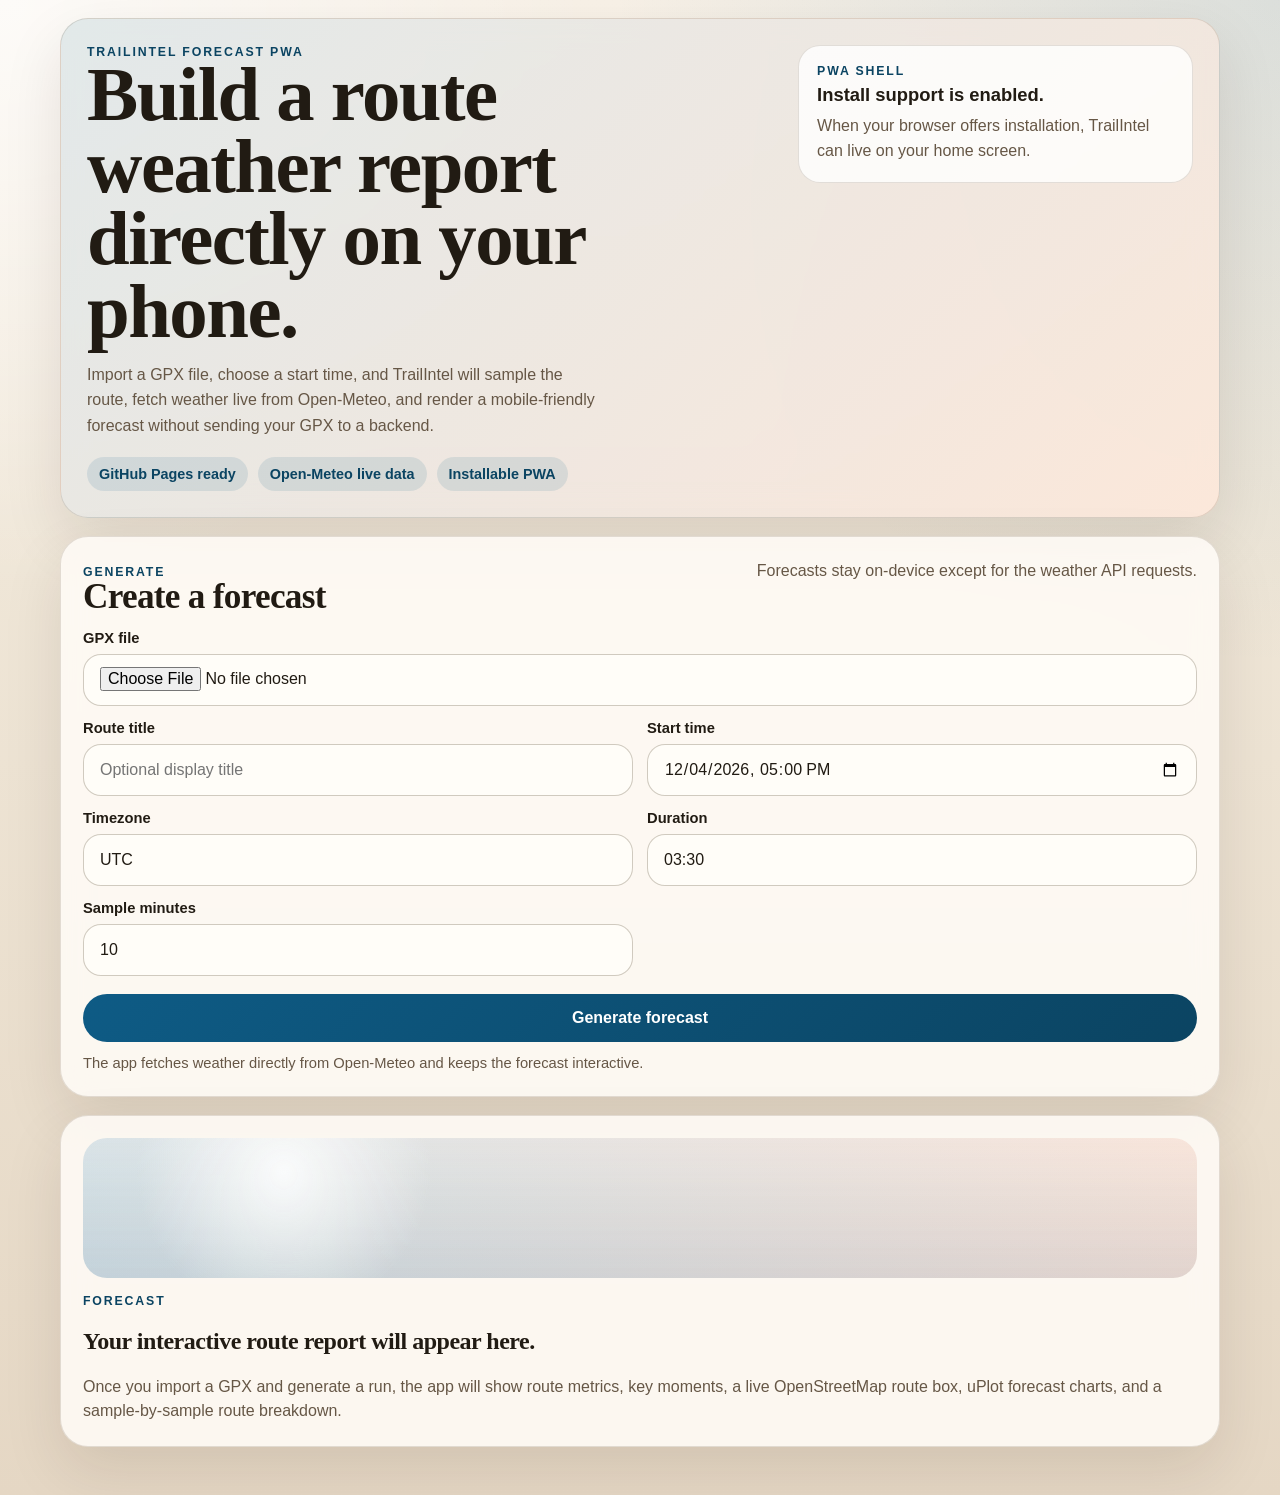
<file: forecast/index.html>
<!DOCTYPE html>
<html lang="en">
  <head>
    <meta charset="UTF-8" />
    <meta name="viewport" content="width=device-width, initial-scale=1.0" />
    <meta
      name="description"
      content="Generate a mobile-friendly trail route weather forecast directly on your phone."
    />
    <meta name="theme-color" content="#0e5b85" />
    <link rel="icon" type="image/svg+xml" href="./icons/trailintel-forecast.svg" />
    <link rel="manifest" href="./manifest.webmanifest" />
    <title>TrailIntel Forecast</title>
    <script type="module" crossorigin src="./assets/index-ChPZRskE.js"></script>
    <link rel="stylesheet" crossorigin href="./assets/index-H3Ku1mvl.css">
  </head>
  <body>
    <div id="app"></div>
  </body>
  </html>
</file>
<file: forecast/assets/index-H3Ku1mvl.css>
:root{--lightningcss-light:initial;--lightningcss-dark: ;color-scheme:light;--page-bg:#efe6d7;--panel:#fffcf7db;--panel-strong:#fffdf8;--panel-soft:#f6efe2;--line:#57472d29;--line-strong:#57472d47;--text:#211b13;--muted:#665746;--accent:#0e5b85;--accent-strong:#0b4462;--accent-soft:#0e5b8524;--warm:#f2682a;--warm-soft:#f2682a24;--success:#197a52;--error:#9b2e28;--shadow:0 24px 60px #2716091a;--heading-font:"Iowan Old Style", "Palatino Linotype", "Book Antiqua", Georgia, serif;--body-font:"Avenir Next", "Segoe UI", sans-serif;font-family:var(--body-font)}*{box-sizing:border-box}html{scroll-behavior:smooth}body{color:var(--text);background:radial-gradient(circle at top left, #ffffffb8, transparent 30%), radial-gradient(circle at top right, #0e5b851f, transparent 34%), linear-gradient(180deg, #f8f1e7 0%, var(--page-bg) 38%, #e5d7c4 100%);margin:0}button,input{font:inherit}button{cursor:pointer;border:0}h1,h2,h3{font-family:var(--heading-font);letter-spacing:-.02em}p{margin:0}.page-shell{width:min(1160px,100vw - 24px);margin:0 auto;padding:18px 0 48px}.hero-panel,.panel{border:1px solid var(--line);background:var(--panel);box-shadow:var(--shadow);-webkit-backdrop-filter:blur(14px);backdrop-filter:blur(14px);border-radius:28px}.hero-panel{background:linear-gradient(135deg, #0e5b851f, #f2682a1f), var(--panel);gap:20px;padding:26px;display:grid}.hero-copy h1{max-width:13ch;margin:0;font-size:clamp(2.35rem,9vw,4.8rem);line-height:.94}.hero-lead{max-width:58ch;color:var(--muted);margin-top:14px;font-size:1rem;line-height:1.6}.hero-pills,.meta-pill-row{flex-wrap:wrap;gap:10px;margin-top:18px;display:flex}.pill,.inline-pill{min-height:34px;color:var(--accent-strong);background:#0e5b851c;border-radius:999px;align-items:center;padding:0 12px;font-size:.9rem;font-weight:700;display:inline-flex}.inline-pill{min-height:auto;padding:2px 8px}.eyebrow,.section-tag,.install-tag{color:var(--accent-strong);letter-spacing:.15em;text-transform:uppercase;font-size:.77rem;font-weight:800}.hero-aside{align-self:stretch}.install-card,.status-card{border:1px solid var(--line);background:#fffc;border-radius:22px;padding:18px}.install-card strong{margin-top:6px;font-size:1.15rem;display:block}.install-card p:last-child{color:var(--muted);margin-top:8px;line-height:1.55}.install-actions{flex-wrap:wrap;gap:10px;margin-top:16px;display:flex}.primary-button,.secondary-button,.ghost-button{border-radius:999px;min-height:48px;padding:0 18px;font-weight:800}.primary-button{color:#fff;background:linear-gradient(135deg, var(--accent), var(--accent-strong))}.secondary-button{color:#fff;background:linear-gradient(135deg, var(--warm), #ba4215)}.ghost-button{color:var(--text);border:1px solid var(--line);background:#ffffffc7}.panel{margin-top:18px;padding:22px}.panel-head{flex-wrap:wrap;justify-content:space-between;align-items:baseline;gap:10px 18px;margin-bottom:16px;display:flex}.panel-head h2,.chart-head h3{margin:0;font-size:clamp(1.55rem,5vw,2.2rem);line-height:1}.section-copy{color:var(--muted);line-height:1.55}.forecast-form{gap:14px;display:grid}.field{gap:8px;display:grid}.field span{font-size:.92rem;font-weight:700}.field input{border:1px solid var(--line-strong);background:var(--panel-strong);width:100%;min-height:52px;color:var(--text);border-radius:18px;padding:0 16px}.field-file input{padding:12px 16px}.form-actions{gap:10px;margin-top:4px;display:grid}.form-hint{color:var(--muted);font-size:.92rem;line-height:1.5}.status-panel{margin-top:18px}.loading-card,.success-card{color:var(--success)}.error-card{color:var(--error);background:#fff3f0eb;border-color:#9b2e2833}.status-dot{background:currentColor;border-radius:999px;width:10px;height:10px;margin-right:10px;display:inline-block}.empty-panel{align-items:center;gap:16px;display:grid}.empty-illustration{background:radial-gradient(circle at 18% 24%,#ffffffd9,#0000 16%),linear-gradient(135deg,#0e5b8526,#f2682a26),linear-gradient(#ffffff8c,#d6e2e8cc);border-radius:24px;min-height:140px}.report-hero .section-copy{margin-top:4px}.report-head{align-items:flex-start}.report-head-copy{gap:8px;display:grid}.report-head-side,.report-actions{justify-items:end;gap:12px;display:grid}.export-note{max-width:30ch;color:var(--muted);text-align:right;font-size:.92rem;line-height:1.45}.export-note-error{color:var(--error)}.export-preview-panel{overflow:hidden}.export-preview-content{justify-items:center;display:grid}.export-preview-frame,.export-preview-placeholder{border:1px solid var(--line);width:min(100%,860px);box-shadow:var(--shadow);background:radial-gradient(circle at 0 0,#ffffffe6,#0000 24%),linear-gradient(#10141aeb,#06080cfa);border-radius:26px}.export-preview-frame{overflow:hidden}.export-preview-image{width:100%;height:auto;display:block}.export-preview-placeholder{text-align:center;color:#f5efe7;place-content:center;gap:10px;min-height:280px;padding:28px;display:grid}.export-preview-placeholder p{color:#f5efe7c7;max-width:38ch;line-height:1.55}.export-preview-error{background:radial-gradient(circle at 0 0,#ffffff1f,#0000 24%),linear-gradient(#4e1212f2,#2b0b0bfa)}.metric-grid,.moment-grid,.sample-grid{gap:14px;display:grid}.metric-grid{grid-template-columns:repeat(auto-fit,minmax(155px,1fr));margin-top:18px}.metric-card,.moment-card,.sample-card{border:1px solid var(--line);background:#ffffffd1;border-radius:22px;padding:16px}.metric-card p,.moment-label,.sample-list dt{color:var(--muted);letter-spacing:.04em;text-transform:uppercase;font-size:.82rem;font-weight:700}.metric-card strong,.moment-card strong{margin-top:10px;font-size:1.4rem;line-height:1.08;display:block}.metric-card span,.moment-card span{color:var(--muted);margin-top:8px;line-height:1.45;display:block}.two-up-grid,.chart-grid{gap:18px;margin-top:18px;display:grid}.map-stage{border:1px solid var(--line);background:radial-gradient(circle at 0 0,#ffffffd1,#0000 30%),linear-gradient(160deg,#0e5b8524,#f2682a1f);border-radius:26px;min-height:360px;display:grid;overflow:hidden}.map-stage>*{grid-area:1/1}.interactive-map,.map-fallback{width:100%;min-height:360px}.interactive-map[hidden],.map-fallback[hidden]{display:none!important}.interactive-map{background:#e1e8e2}.map-fallback{padding:10px}.route-map{width:100%;height:100%;display:block}.map-note{color:var(--muted);margin-top:12px;font-size:.92rem;line-height:1.5}.wind-arrow-marker{background:0 0;border:0}.wind-arrow-marker span{color:#122935;text-shadow:0 0 2px #fffffff2,0 0 10px #ffffff73;justify-content:center;align-items:center;width:24px;height:24px;font-size:20px;font-weight:900;line-height:1;display:flex}.leaflet-container{font-family:var(--body-font)}.leaflet-control-attribution{-webkit-backdrop-filter:blur(8px);backdrop-filter:blur(8px);background:#ffffffd1!important}.leaflet-control-attribution a{color:var(--accent-strong)}.chart-panel{margin-top:18px}.forecast-chart-hover{border:1px solid var(--line);color:var(--muted);background:#ffffffb3;border-radius:18px;margin-top:18px;padding:14px 16px;line-height:1.55}.forecast-chart-hover strong{color:var(--text)}.forecast-chart-hover-grid{grid-template-columns:repeat(auto-fit,minmax(160px,1fr));gap:8px;margin-top:10px;display:grid}.forecast-chart-hover-row{border:1px solid var(--line);background:#ffffffa6;border-radius:16px;gap:4px;padding:10px 12px;display:grid}.forecast-chart-grid{gap:18px;margin-top:18px;display:grid}.forecast-chart-card{border:1px solid var(--line);box-shadow:var(--shadow);background:#ffffffbf;border-radius:28px;padding:18px}.forecast-chart-card h3{margin:0}.chart-note{color:var(--muted);margin-top:10px;font-size:.92rem;line-height:1.5}.forecast-chart-canvas{border:1px solid var(--line);background:#ffffff8c;border-radius:20px;min-height:340px;margin-top:14px;padding:12px;overflow:hidden}.forecast-chart-canvas .uplot{width:100%}.sample-grid{grid-template-columns:repeat(auto-fit,minmax(240px,1fr))}.sample-head{justify-content:space-between;align-items:baseline;gap:8px;display:flex}.sample-head strong{font-size:1.08rem}.sample-head span{color:var(--muted);font-size:.92rem}.sample-list{grid-template-columns:repeat(2,minmax(0,1fr));gap:12px;margin:16px 0 0;display:grid}.sample-list div{min-width:0}.sample-list dd{margin:6px 0 0;font-weight:700}@media (width>=760px){.hero-panel{grid-template-columns:minmax(0,1.4fr) minmax(280px,.8fr);align-items:stretch}.forecast-form{grid-template-columns:repeat(2,minmax(0,1fr))}.field-file,.form-actions{grid-column:1/-1}.two-up-grid,.forecast-chart-grid{grid-template-columns:repeat(2,minmax(0,1fr))}}@media (width<=759px){.page-shell{width:min(100vw - 16px,100%);padding:8px 0 32px}.hero-panel,.panel,.forecast-chart-card{border-radius:24px}.hero-panel,.panel{padding:18px}.hero-copy h1{max-width:none}.report-head-side,.report-actions{justify-items:start}.export-note{text-align:left}.sample-list{grid-template-columns:1fr}.forecast-chart-canvas{min-height:300px}}.leaflet-pane,.leaflet-tile,.leaflet-marker-icon,.leaflet-marker-shadow,.leaflet-tile-container,.leaflet-pane>svg,.leaflet-pane>canvas,.leaflet-zoom-box,.leaflet-image-layer,.leaflet-layer{position:absolute;top:0;left:0}.leaflet-container{overflow:hidden}.leaflet-tile,.leaflet-marker-icon,.leaflet-marker-shadow{-webkit-user-select:none;user-select:none;-webkit-user-drag:none}.leaflet-tile::selection{background:0 0}.leaflet-safari .leaflet-tile{image-rendering:-webkit-optimize-contrast}.leaflet-safari .leaflet-tile-container{-webkit-transform-origin:0 0;width:1600px;height:1600px}.leaflet-marker-icon,.leaflet-marker-shadow{display:block}.leaflet-container .leaflet-overlay-pane svg{max-width:none!important;max-height:none!important}.leaflet-container .leaflet-marker-pane img,.leaflet-container .leaflet-shadow-pane img,.leaflet-container .leaflet-tile-pane img,.leaflet-container img.leaflet-image-layer,.leaflet-container .leaflet-tile{width:auto;padding:0;max-width:none!important;max-height:none!important}.leaflet-container img.leaflet-tile{mix-blend-mode:plus-lighter}.leaflet-container.leaflet-touch-zoom{-ms-touch-action:pan-x pan-y;touch-action:pan-x pan-y}.leaflet-container.leaflet-touch-drag{-ms-touch-action:pinch-zoom;touch-action:none;touch-action:pinch-zoom}.leaflet-container.leaflet-touch-drag.leaflet-touch-zoom{-ms-touch-action:none;touch-action:none}.leaflet-container{-webkit-tap-highlight-color:transparent}.leaflet-container a{-webkit-tap-highlight-color:#33b5e566}.leaflet-tile{filter:inherit;visibility:hidden}.leaflet-tile-loaded{visibility:inherit}.leaflet-zoom-box{box-sizing:border-box;z-index:800;width:0;height:0}.leaflet-overlay-pane svg{-moz-user-select:none}.leaflet-pane{z-index:400}.leaflet-tile-pane{z-index:200}.leaflet-overlay-pane{z-index:400}.leaflet-shadow-pane{z-index:500}.leaflet-marker-pane{z-index:600}.leaflet-tooltip-pane{z-index:650}.leaflet-popup-pane{z-index:700}.leaflet-map-pane canvas{z-index:100}.leaflet-map-pane svg{z-index:200}.leaflet-vml-shape{width:1px;height:1px}.lvml{behavior:url(#default#VML);display:inline-block;position:absolute}.leaflet-control{z-index:800;pointer-events:visiblePainted;pointer-events:auto;position:relative}.leaflet-top,.leaflet-bottom{z-index:1000;pointer-events:none;position:absolute}.leaflet-top{top:0}.leaflet-right{right:0}.leaflet-bottom{bottom:0}.leaflet-left{left:0}.leaflet-control{float:left;clear:both}.leaflet-right .leaflet-control{float:right}.leaflet-top .leaflet-control{margin-top:10px}.leaflet-bottom .leaflet-control{margin-bottom:10px}.leaflet-left .leaflet-control{margin-left:10px}.leaflet-right .leaflet-control{margin-right:10px}.leaflet-fade-anim .leaflet-popup{opacity:0;transition:opacity .2s linear}.leaflet-fade-anim .leaflet-map-pane .leaflet-popup{opacity:1}.leaflet-zoom-animated{transform-origin:0 0}svg.leaflet-zoom-animated{will-change:transform}.leaflet-zoom-anim .leaflet-zoom-animated{-webkit-transition:-webkit-transform .25s cubic-bezier(0,0,.25,1);-moz-transition:-moz-transform .25s cubic-bezier(0,0,.25,1);transition:transform .25s cubic-bezier(0,0,.25,1)}.leaflet-zoom-anim .leaflet-tile,.leaflet-pan-anim .leaflet-tile{transition:none}.leaflet-zoom-anim .leaflet-zoom-hide{visibility:hidden}.leaflet-interactive{cursor:pointer}.leaflet-grab{cursor:-webkit-grab;cursor:-moz-grab;cursor:grab}.leaflet-crosshair,.leaflet-crosshair .leaflet-interactive{cursor:crosshair}.leaflet-popup-pane,.leaflet-control{cursor:auto}.leaflet-dragging .leaflet-grab,.leaflet-dragging .leaflet-grab .leaflet-interactive,.leaflet-dragging .leaflet-marker-draggable{cursor:move;cursor:-webkit-grabbing;cursor:-moz-grabbing;cursor:grabbing}.leaflet-marker-icon,.leaflet-marker-shadow,.leaflet-image-layer,.leaflet-pane>svg path,.leaflet-tile-container{pointer-events:none}.leaflet-marker-icon.leaflet-interactive,.leaflet-image-layer.leaflet-interactive,.leaflet-pane>svg path.leaflet-interactive,svg.leaflet-image-layer.leaflet-interactive path{pointer-events:visiblePainted;pointer-events:auto}.leaflet-container{outline-offset:1px;background:#ddd}.leaflet-container a{color:#0078a8}.leaflet-zoom-box{background:#ffffff80;border:2px dotted #38f}.leaflet-container{font-family:Helvetica Neue,Arial,Helvetica,sans-serif;font-size:.75rem;line-height:1.5}.leaflet-bar{border-radius:4px;box-shadow:0 1px 5px #000000a6}.leaflet-bar a{text-align:center;color:#000;background-color:#fff;border-bottom:1px solid #ccc;width:26px;height:26px;line-height:26px;text-decoration:none;display:block}.leaflet-bar a,.leaflet-control-layers-toggle{background-position:50%;background-repeat:no-repeat;display:block}.leaflet-bar a:hover,.leaflet-bar a:focus{background-color:#f4f4f4}.leaflet-bar a:first-child{border-top-left-radius:4px;border-top-right-radius:4px}.leaflet-bar a:last-child{border-bottom:none;border-bottom-right-radius:4px;border-bottom-left-radius:4px}.leaflet-bar a.leaflet-disabled{cursor:default;color:#bbb;background-color:#f4f4f4}.leaflet-touch .leaflet-bar a{width:30px;height:30px;line-height:30px}.leaflet-touch .leaflet-bar a:first-child{border-top-left-radius:2px;border-top-right-radius:2px}.leaflet-touch .leaflet-bar a:last-child{border-bottom-right-radius:2px;border-bottom-left-radius:2px}.leaflet-control-zoom-in,.leaflet-control-zoom-out{text-indent:1px;font:700 18px Lucida Console,Monaco,monospace}.leaflet-touch .leaflet-control-zoom-in,.leaflet-touch .leaflet-control-zoom-out{font-size:22px}.leaflet-control-layers{background:#fff;border-radius:5px;box-shadow:0 1px 5px #0006}.leaflet-control-layers-toggle{background-image:url([data-uri]);width:36px;height:36px}.leaflet-retina .leaflet-control-layers-toggle{background-image:url([data-uri]);background-size:26px 26px}.leaflet-touch .leaflet-control-layers-toggle{width:44px;height:44px}.leaflet-control-layers .leaflet-control-layers-list,.leaflet-control-layers-expanded .leaflet-control-layers-toggle{display:none}.leaflet-control-layers-expanded .leaflet-control-layers-list{display:block;position:relative}.leaflet-control-layers-expanded{color:#333;background:#fff;padding:6px 10px 6px 6px}.leaflet-control-layers-scrollbar{padding-right:5px;overflow:hidden scroll}.leaflet-control-layers-selector{margin-top:2px;position:relative;top:1px}.leaflet-control-layers label{font-size:1.08333em;display:block}.leaflet-control-layers-separator{border-top:1px solid #ddd;height:0;margin:5px -10px 5px -6px}.leaflet-default-icon-path{background-image:url([data-uri])}.leaflet-container .leaflet-control-attribution{background:#fffc;margin:0}.leaflet-control-attribution,.leaflet-control-scale-line{color:#333;padding:0 5px;line-height:1.4}.leaflet-control-attribution a{text-decoration:none}.leaflet-control-attribution a:hover,.leaflet-control-attribution a:focus{text-decoration:underline}.leaflet-attribution-flag{width:1em;height:.6669em;vertical-align:baseline!important;display:inline!important}.leaflet-left .leaflet-control-scale{margin-left:5px}.leaflet-bottom .leaflet-control-scale{margin-bottom:5px}.leaflet-control-scale-line{white-space:nowrap;box-sizing:border-box;text-shadow:1px 1px #fff;background:#fffc;border:2px solid #777;border-top:none;padding:2px 5px 1px;line-height:1.1}.leaflet-control-scale-line:not(:first-child){border-top:2px solid #777;border-bottom:none;margin-top:-2px}.leaflet-control-scale-line:not(:first-child):not(:last-child){border-bottom:2px solid #777}.leaflet-touch .leaflet-control-attribution,.leaflet-touch .leaflet-control-layers,.leaflet-touch .leaflet-bar{box-shadow:none}.leaflet-touch .leaflet-control-layers,.leaflet-touch .leaflet-bar{background-clip:padding-box;border:2px solid #0003}.leaflet-popup{text-align:center;margin-bottom:20px;position:absolute}.leaflet-popup-content-wrapper{text-align:left;border-radius:12px;padding:1px}.leaflet-popup-content{min-height:1px;margin:13px 24px 13px 20px;font-size:1.08333em;line-height:1.3}.leaflet-popup-content p{margin:1.3em 0}.leaflet-popup-tip-container{pointer-events:none;width:40px;height:20px;margin-top:-1px;margin-left:-20px;position:absolute;left:50%;overflow:hidden}.leaflet-popup-tip{pointer-events:auto;width:17px;height:17px;margin:-10px auto 0;padding:1px;transform:rotate(45deg)}.leaflet-popup-content-wrapper,.leaflet-popup-tip{color:#333;background:#fff;box-shadow:0 3px 14px #0006}.leaflet-container a.leaflet-popup-close-button{text-align:center;color:#757575;background:0 0;border:none;width:24px;height:24px;font:16px/24px Tahoma,Verdana,sans-serif;text-decoration:none;position:absolute;top:0;right:0}.leaflet-container a.leaflet-popup-close-button:hover,.leaflet-container a.leaflet-popup-close-button:focus{color:#585858}.leaflet-popup-scrolled{overflow:auto}.leaflet-oldie .leaflet-popup-content-wrapper{-ms-zoom:1}.leaflet-oldie .leaflet-popup-tip{-ms-filter:"progid:DXImageTransform.Microsoft.Matrix(M11=0.70710678, M12=0.70710678, M21=-0.70710678, M22=0.70710678)";width:24px;filter:progid:DXImageTransform.Microsoft.Matrix(M11=.707107, M12=.707107, M21=-.707107, M22=.707107);margin:0 auto}.leaflet-oldie .leaflet-control-zoom,.leaflet-oldie .leaflet-control-layers,.leaflet-oldie .leaflet-popup-content-wrapper,.leaflet-oldie .leaflet-popup-tip{border:1px solid #999}.leaflet-div-icon{background:#fff;border:1px solid #666}.leaflet-tooltip{color:#222;white-space:nowrap;-webkit-user-select:none;user-select:none;pointer-events:none;background-color:#fff;border:1px solid #fff;border-radius:3px;padding:6px;position:absolute;box-shadow:0 1px 3px #0006}.leaflet-tooltip.leaflet-interactive{cursor:pointer;pointer-events:auto}.leaflet-tooltip-top:before,.leaflet-tooltip-bottom:before,.leaflet-tooltip-left:before,.leaflet-tooltip-right:before{pointer-events:none;content:"";background:0 0;border:6px solid #0000;position:absolute}.leaflet-tooltip-bottom{margin-top:6px}.leaflet-tooltip-top{margin-top:-6px}.leaflet-tooltip-bottom:before,.leaflet-tooltip-top:before{margin-left:-6px;left:50%}.leaflet-tooltip-top:before{border-top-color:#fff;margin-bottom:-12px;bottom:0}.leaflet-tooltip-bottom:before{border-bottom-color:#fff;margin-top:-12px;margin-left:-6px;top:0}.leaflet-tooltip-left{margin-left:-6px}.leaflet-tooltip-right{margin-left:6px}.leaflet-tooltip-left:before,.leaflet-tooltip-right:before{margin-top:-6px;top:50%}.leaflet-tooltip-left:before{border-left-color:#fff;margin-right:-12px;right:0}.leaflet-tooltip-right:before{border-right-color:#fff;margin-left:-12px;left:0}@media print{.leaflet-control{-webkit-print-color-adjust:exact;print-color-adjust:exact}}.uplot,.uplot *,.uplot :before,.uplot :after{box-sizing:border-box}.uplot{width:min-content;font-family:system-ui,-apple-system,Segoe UI,Roboto,Helvetica Neue,Arial,Noto Sans,sans-serif,Apple Color Emoji,Segoe UI Emoji,Segoe UI Symbol,Noto Color Emoji;line-height:1.5}.u-title{text-align:center;font-size:18px;font-weight:700}.u-wrap{-webkit-user-select:none;user-select:none;position:relative}.u-over,.u-under{position:absolute}.u-under{overflow:hidden}.uplot canvas{width:100%;height:100%;display:block;position:relative}.u-axis{position:absolute}.u-legend{text-align:center;margin:auto;font-size:14px}.u-inline{display:block}.u-inline *{display:inline-block}.u-inline tr{margin-right:16px}.u-legend th{font-weight:600}.u-legend th>*{vertical-align:middle;display:inline-block}.u-legend .u-marker{width:1em;height:1em;margin-right:4px;background-clip:padding-box!important}.u-inline.u-live th:after{content:":";vertical-align:middle}.u-inline:not(.u-live) .u-value{display:none}.u-series>*{padding:4px}.u-series th{cursor:pointer}.u-legend .u-off>*{opacity:.3}.u-select{pointer-events:none;background:#00000012;position:absolute}.u-cursor-x,.u-cursor-y{pointer-events:none;will-change:transform;position:absolute;top:0;left:0}.u-hz .u-cursor-x,.u-vt .u-cursor-y{border-right:1px dashed #607d8b;height:100%}.u-hz .u-cursor-y,.u-vt .u-cursor-x{border-bottom:1px dashed #607d8b;width:100%}.u-cursor-pt{pointer-events:none;will-change:transform;border:0 solid;border-radius:50%;position:absolute;top:0;left:0;background-clip:padding-box!important}.u-axis.u-off,.u-select.u-off,.u-cursor-x.u-off,.u-cursor-y.u-off,.u-cursor-pt.u-off{display:none}
</file>
